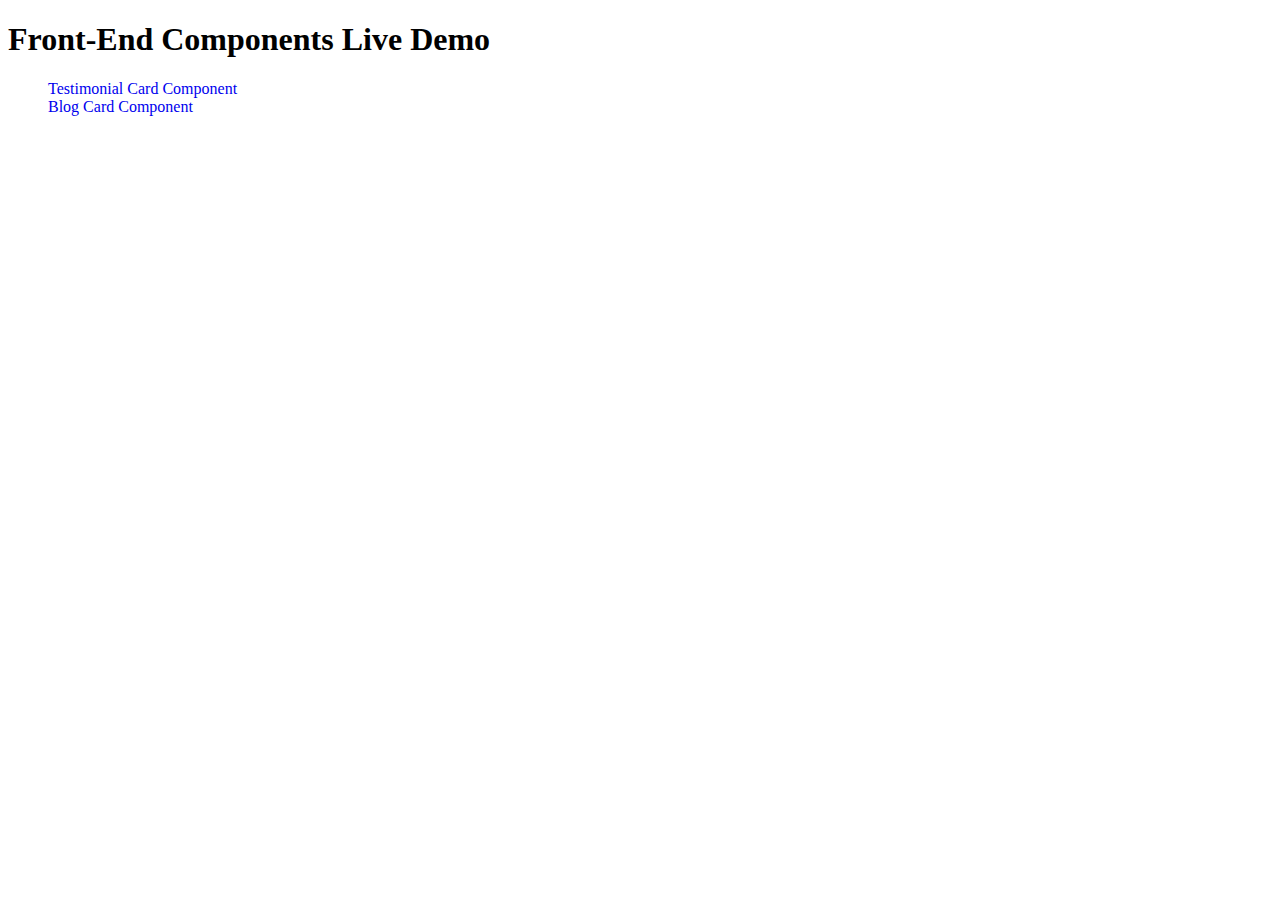
<file: index.html>
<!DOCTYPE html>
<html lang="en">
  <head>
    <meta charset="UTF-8" />
    <meta name="viewport" content="width=device-width, initial-scale=1.0" />
    <title>Document</title>
    <style>
      li {
        list-style-type: none;
      }
      li a {
        text-decoration: none;
        display: block;
      }
    </style>
  </head>
  <body>
    <h1>Front-End Components Live Demo</h1>
    <ul class="component-list">
      <li>
        <a href="./testimonial-card/index.html">Testimonial Card Component</a>
        <a href="./blog-card/index.html">Blog Card Component</a>
      </li>
    </ul>
  </body>
</html>
</file>
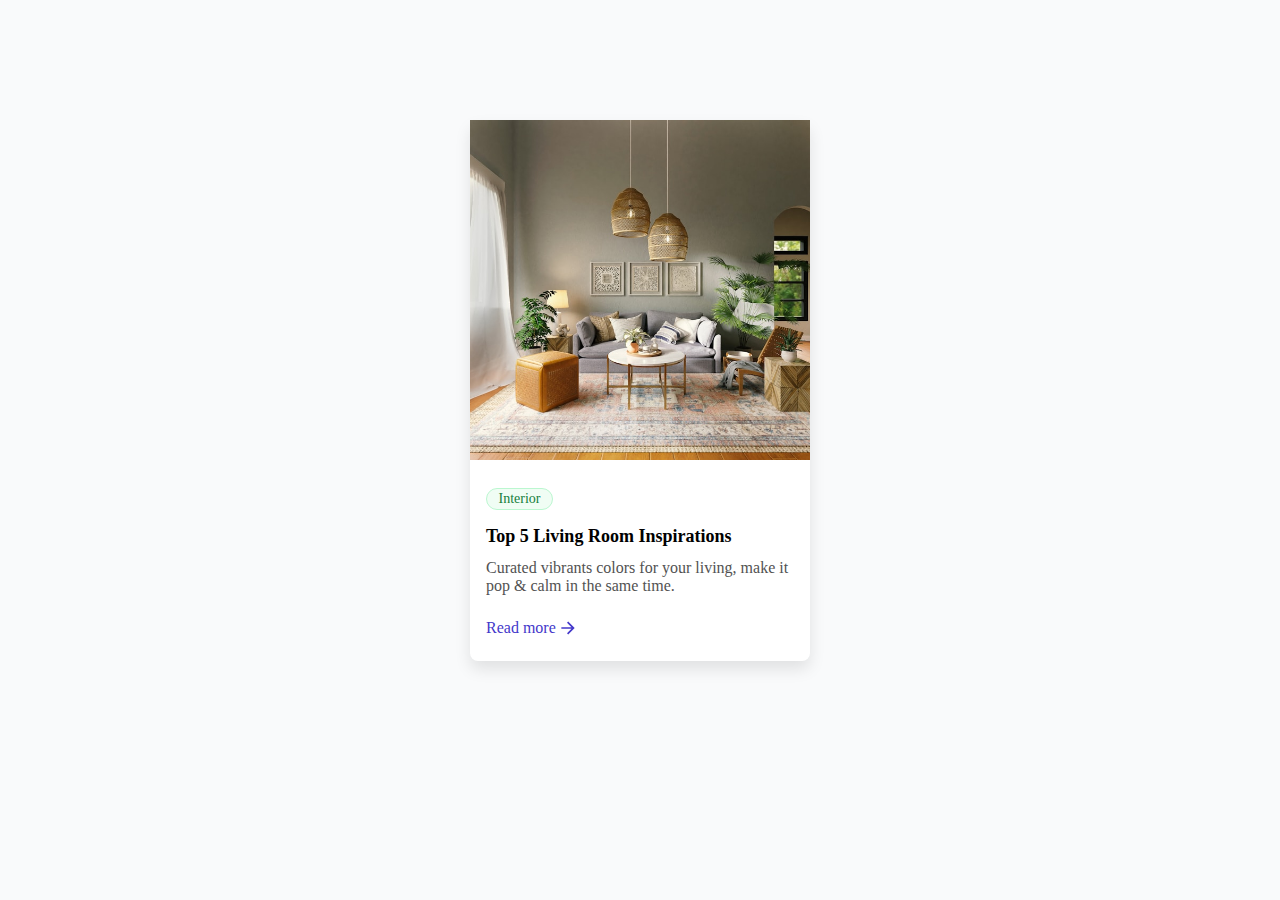
<file: blog-card/index.html>
<!DOCTYPE html>
<html lang="en">
  <!-- [Delete this comment] This file is the main file for the challenge. For the most part, you should be editing this file. -->
  <head>
    <meta charset="utf-8" />
    <meta name="viewport" content="width=device-width, initial-scale=1" />
    <title>Blog Card</title>
    <link rel="preconnect" href="https://fonts.googleapis.com" />
    <link rel="preconnect" href="https://fonts.gstatic.com" crossorigin />
    <link
      href="https://fonts.googleapis.com/css2?family=Noto+Sans:ital,wght@0,100..900;1,100..900&display=swap"
      rel="stylesheet"
    />
    <link rel="stylesheet" href="./css/main.css" />

    <link rel="icon" href="img/favicon.ico" sizes="any" />
  </head>
  <body>
    <div class="container">
      <div class="product_pic">
        <img src="./img/spacejoy-YqFz7UMm8qE-unsplash.jpg" alt="product_pic" />
      </div>
      <div class="product_info">
        <div class="tag">Interior</div>
        <div class="product_title">Top 5 Living Room Inspirations</div>
        <div class="product_description">
          Curated vibrants colors for your living, make it pop & calm in the
          same time.
        </div>
        <div class="link">
          <a href="#">Read more </a>
          <img src="./img/arrow.svg" alt="arrow" />
        </div>
      </div>
    </div>
  </body>
</html>
</file>
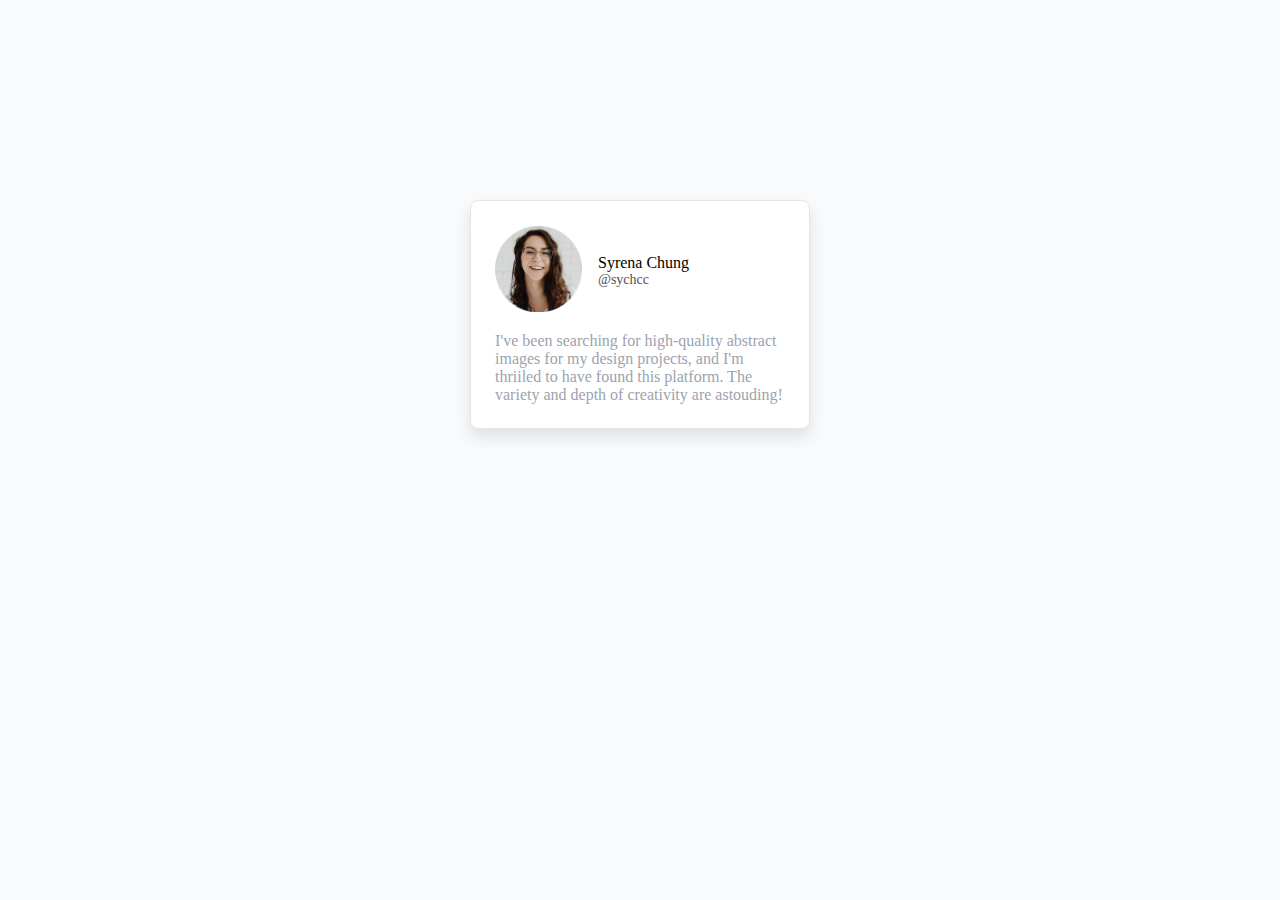
<file: testimonial-card/index.html>
<!DOCTYPE html>
<html lang="en">
  <head>
    <meta charset="utf-8" />
    <meta name="viewport" content="width=device-width, initial-scale=1" />
    <title>Testimonial Card</title>
    <link rel="preconnect" href="https://fonts.googleapis.com" />
    <link rel="preconnect" href="https://fonts.gstatic.com" crossorigin />
    <link
      href="https://fonts.googleapis.com/css2?family=Noto+Sans:ital,wght@0,100..900;1,100..900&display=swap"
      rel="stylesheet"
    />
    <link rel="stylesheet" href="/testimonial-card/css/main.css" />
    <link rel="icon" href="img/favicon.ico" sizes="any" />
  </head>
  <body>
    <div class="container">
      <div class="profile">
        <div class="user_avatar">
          <img
            src="/testimonial-card/img/profile-thumbnail.png"
            alt="user profile picture"
          />
        </div>
        <div class="userInfo">
          <div class="user_name">Syrena Chung</div>
          <div class="user_acc">@sychcc</div>
        </div>
      </div>
      <div class="content">
        <p>
          I've been searching for high-quality abstract images for my design
          projects, and I'm thriiled to have found this platform. The variety
          and depth of creativity are astouding!
        </p>
      </div>
    </div>
  </body>
</html>
</file>
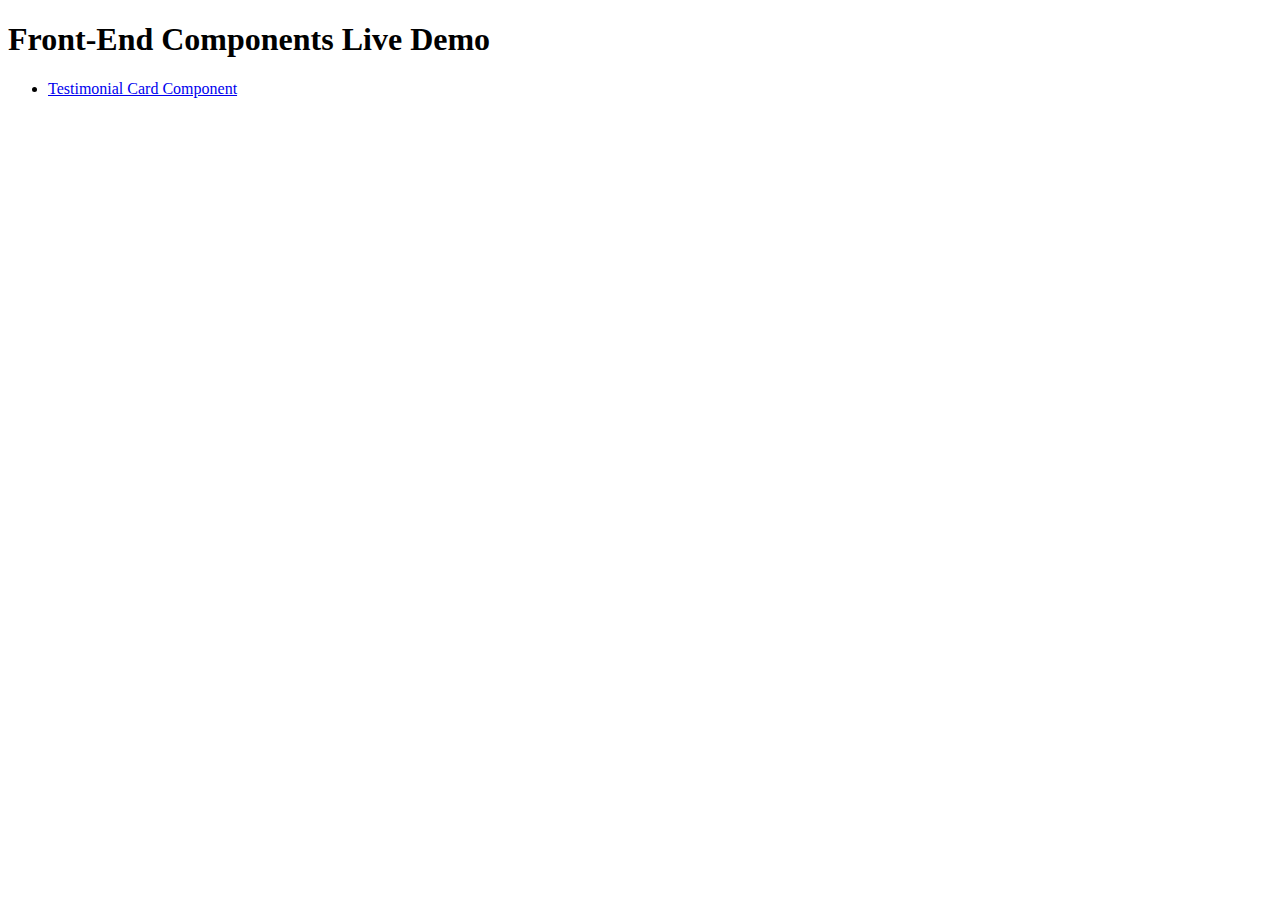
<file: main.html>
<!DOCTYPE html>
<html lang="en">
  <head>
    <meta charset="UTF-8" />
    <meta name="viewport" content="width=device-width, initial-scale=1.0" />
    <title>Document</title>
  </head>
  <body>
    <h1>Front-End Components Live Demo</h1>
    <ul class="component-list">
      <li>
        <a href="./testimonial-card/index.html">Testimonial Card Component</a>
      </li>
      <!-- 未來可以繼續加入其他組件 -->
    </ul>
  </body>
</html>
</file>
<file: blog-card/css/main.css>
* {
  box-sizing: border-box;
  margin: 0;
  padding: 0;
  text-decoration: none;
}

body {
  background: #f9fafb;
}
body .container {
  background-color: #fff;
  border-radius: 8px;
  width: 340px;
  margin: 120px auto 0;
  box-shadow: 0px 8px 16px rgba(0, 0, 0, 0.1);
}
body .container .product_pic {
  width: 100%;
}
body .container .product_pic img {
  width: 100%;
}
body .container .product_info {
  display: flex;
  flex-direction: column;
  justify-content: center;
  padding: 24px 16px;
}
body .container .product_info .tag {
  width: 67px;
  padding: 2px 8px;
  font-size: 14px;
  text-align: center;
  border: 1px solid #bbf7d0;
  background: #f0fdf4;
  color: #15803d;
  border-radius: 9999px;
  margin-bottom: 16px;
}
body .container .product_info .product_title {
  font-weight: 600;
  font-size: 18px;
  margin-bottom: 12px;
}
body .container .product_info .product_description {
  font-size: 16px;
  color: #525252;
  margin-bottom: 24px;
}
body .container .product_info .link {
  display: flex;
}
body .container .product_info .link a {
  color: #4338ca;
  margin-right: 5px;
}/*# sourceMappingURL=main.css.map */
</file>
<file: testimonial-card/css/main.css>
* {
  box-sizing: border-box;
  margin: 0;
  padding: 0;
}

body {
  background-color: #f9fafb;
}
body .container {
  display: flex;
  flex-direction: column;
  align-items: center;
  width: 340px;
  margin: 200px auto 0;
  padding: 24px;
  border: 1px solid #e5e5e5;
  border-radius: 8px;
  background: #ffffff;
  box-shadow: 0px 8px 16px rgba(0, 0, 0, 0.1);
}
body .container .profile {
  display: flex;
  justify-content: flex-start;
  align-items: center;
  margin-bottom: 16px;
}
body .container .profile .user_avatar {
  width: 30%;
  margin-right: 16px;
}
body .container .profile .user_avatar img {
  width: 100%;
}
body .container .profile .userInfo .user-name {
  font-weight: 600;
}
body .container .profile .userInfo .user_acc {
  color: #525252;
  font-size: 14px;
}
body .container .content p {
  color: #9ca3af;
  font-weight: 400;
}/*# sourceMappingURL=main.css.map */
</file>
